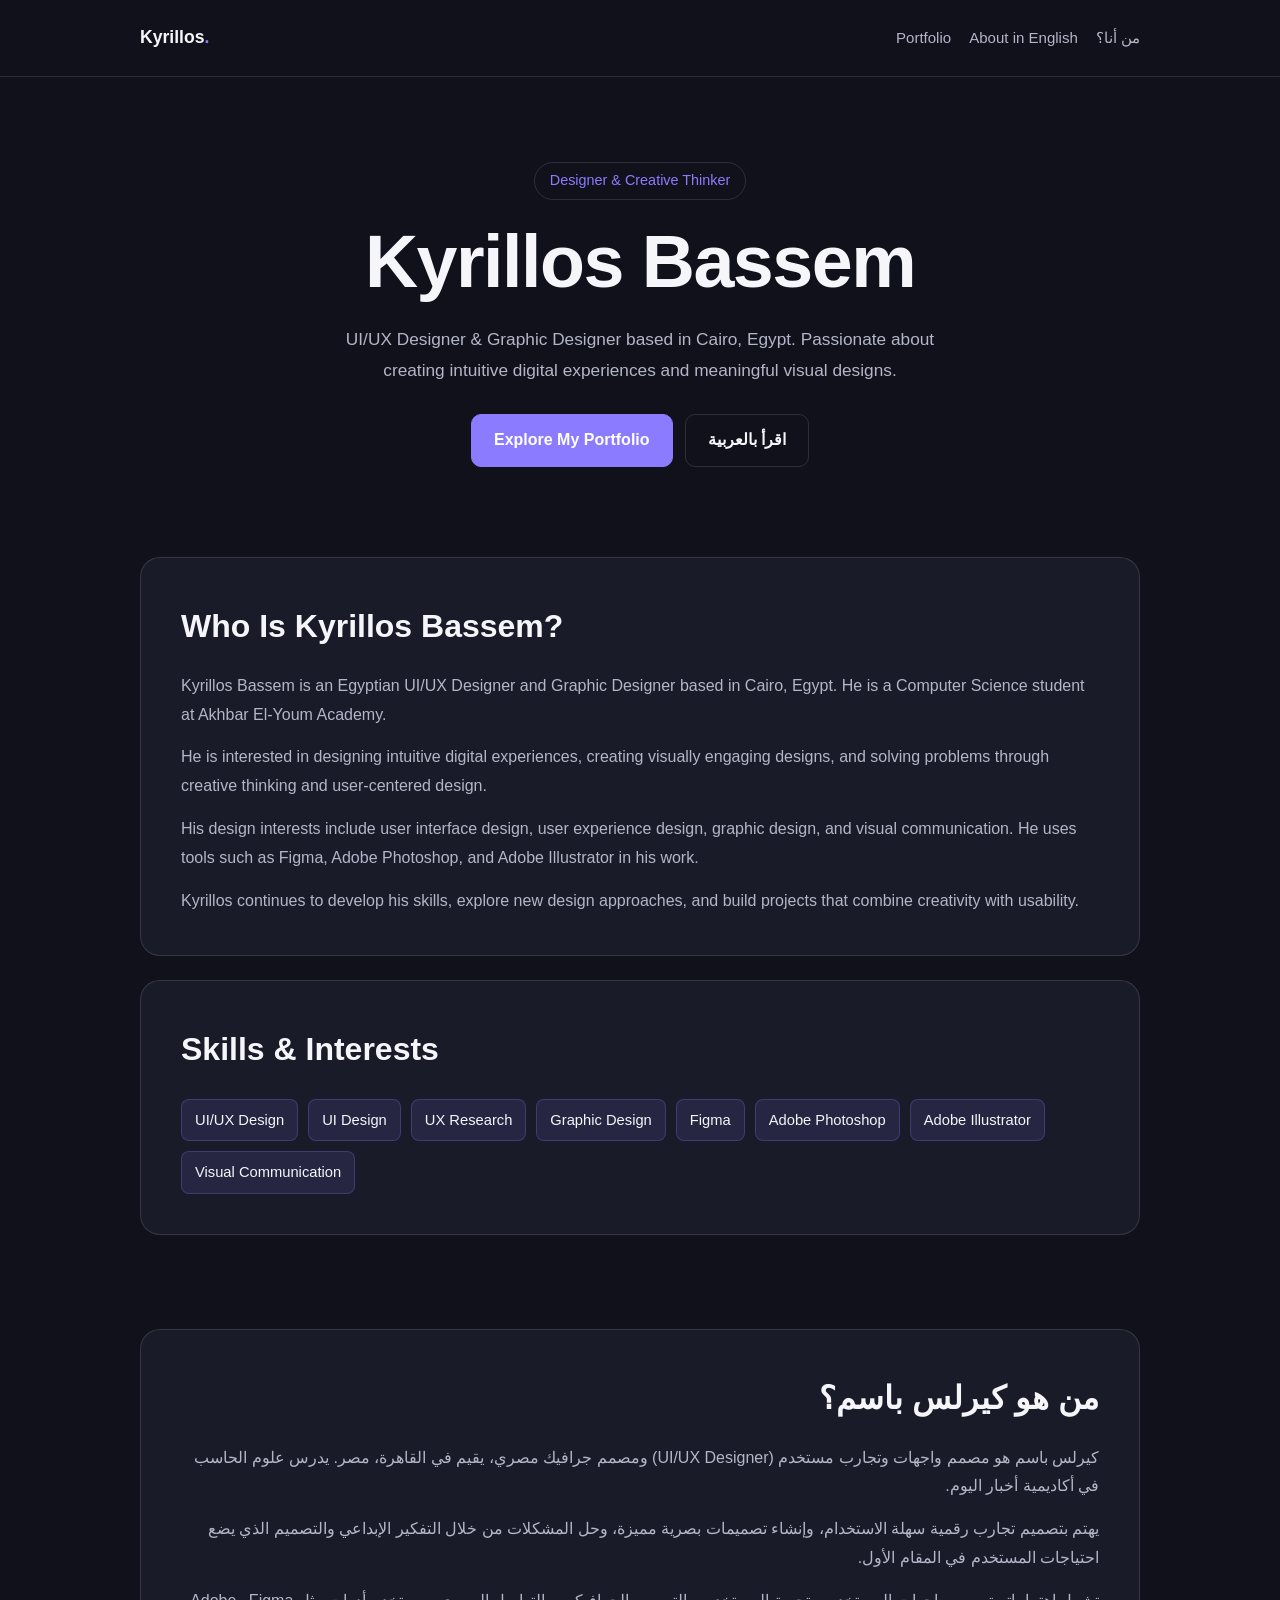
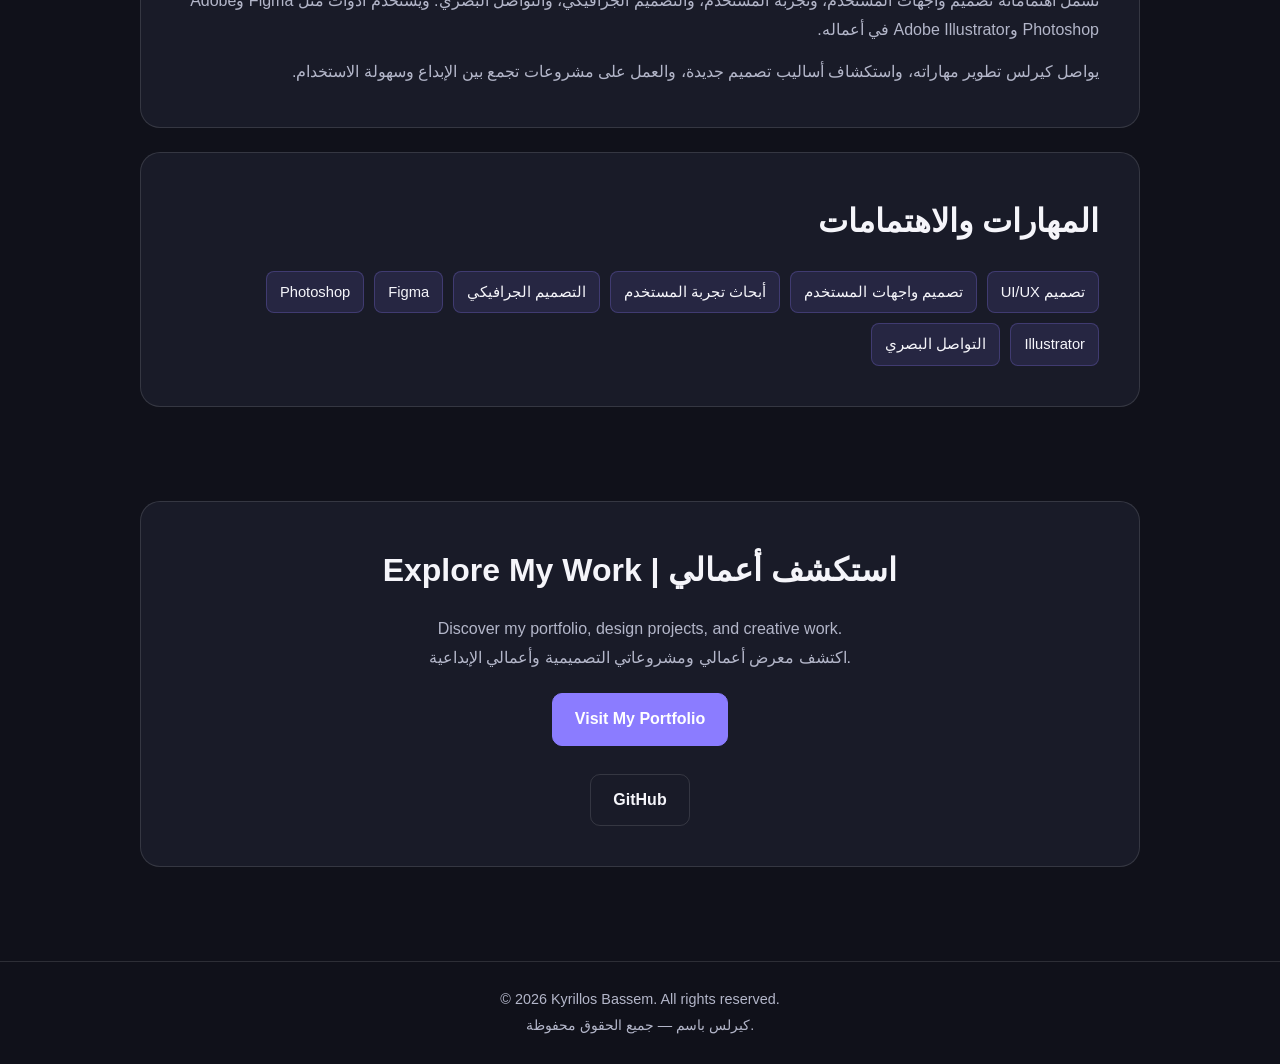
<file: about.html>
<!DOCTYPE html>
<html lang="en">
<head>
  <meta charset="UTF-8">
  <meta name="viewport" content="width=device-width, initial-scale=1.0">

  <title>Kyrillos Bassem | UI/UX Designer & Graphic Designer</title>

  <meta name="description"
    content="Meet Kyrillos Bassem, an Egyptian UI/UX Designer and Graphic Designer based in Cairo. Explore his portfolio, design projects, and creative work.">

  <meta name="author" content="Kyrillos Bassem">
  <meta name="robots" content="index, follow">

  <link rel="canonical"
    href="https://kerobassem.github.io/Portfolio/about.html">

  <meta property="og:type" content="profile">
  <meta property="og:title"
    content="Kyrillos Bassem | UI/UX Designer">
  <meta property="og:description"
    content="Explore the portfolio and design work of Kyrillos Bassem.">
  <meta property="og:url"
    content="https://kerobassem.github.io/Portfolio/about.html">

  <meta name="theme-color" content="#10111a">

  <script type="application/ld+json">
  {
    "@context": "https://schema.org",
    "@type": "Person",
    "name": "Kyrillos Bassem",
    "alternateName": "كيرلس باسم",
    "url": "https://kerobassem.github.io/Portfolio/about.html",
    "mainEntityOfPage": "https://kerobassem.github.io/Portfolio/about.html",
    "jobTitle": [
      "UI/UX Designer",
      "Graphic Designer"
    ],
    "description": "Egyptian UI/UX Designer and Graphic Designer based in Cairo, Egypt.",
    "address": {
      "@type": "PostalAddress",
      "addressLocality": "Cairo",
      "addressCountry": "EG"
    },
    "knowsAbout": [
      "UI/UX Design",
      "User Experience Design",
      "User Interface Design",
      "Graphic Design",
      "Figma",
      "Adobe Photoshop",
      "Adobe Illustrator"
    ],
    "sameAs": [
      "https://github.com/Kerobassem"
    ]
  }
  </script>

  <style>
    :root {
      --bg: #10111a;
      --card: #191b28;
      --text: #f5f5fa;
      --muted: #b3b6c9;
      --accent: #8b7cff;
      --border: rgba(255,255,255,.12);
    }

    * {
      box-sizing: border-box;
      margin: 0;
      padding: 0;
    }

    html {
      scroll-behavior: smooth;
      scroll-padding-top: 30px;
    }

    body {
      font-family: Arial, Helvetica, sans-serif;
      background: var(--bg);
      color: var(--text);
      line-height: 1.8;
    }

    a {
      color: inherit;
      text-decoration: none;
    }

    a:focus-visible,
    button:focus-visible {
      outline: 3px solid var(--accent);
      outline-offset: 4px;
    }

    .container {
      width: min(100% - 36px, 1000px);
      margin: auto;
    }

    header {
      padding: 22px 0;
      border-bottom: 1px solid var(--border);
    }

    .nav {
      display: flex;
      justify-content: space-between;
      align-items: center;
      gap: 16px;
      flex-wrap: wrap;
    }

    .brand {
      font-size: 1.1rem;
      font-weight: 800;
    }

    .brand span {
      color: var(--accent);
    }

    .nav-links {
      display: flex;
      gap: 18px;
      flex-wrap: wrap;
      font-size: .94rem;
      color: var(--muted);
    }

    .nav-links a:hover {
      color: var(--accent);
    }

    .hero {
      text-align: center;
      padding: 85px 0 55px;
    }

    .eyebrow {
      display: inline-block;
      color: var(--accent);
      border: 1px solid var(--border);
      border-radius: 100px;
      padding: 5px 15px;
      margin-bottom: 20px;
      font-size: .9rem;
    }

    h1 {
      font-size: clamp(2.3rem, 7vw, 4.6rem);
      line-height: 1.15;
      letter-spacing: -1.5px;
      margin-bottom: 20px;
    }

    .hero p {
      max-width: 650px;
      margin: auto;
      color: var(--muted);
      font-size: 1.08rem;
    }

    .buttons {
      display: flex;
      justify-content: center;
      gap: 12px;
      flex-wrap: wrap;
      margin-top: 28px;
    }

    .btn {
      display: inline-block;
      padding: 11px 22px;
      border-radius: 10px;
      font-weight: 700;
      border: 1px solid var(--border);
      transition: transform .2s, background .2s;
    }

    .btn:hover {
      transform: translateY(-3px);
    }

    .btn-primary {
      background: var(--accent);
      color: #fff;
      border-color: var(--accent);
    }

    .section {
      padding: 35px 0;
    }

    .panel {
      background: var(--card);
      border: 1px solid var(--border);
      border-radius: 20px;
      padding: clamp(22px, 5vw, 40px);
      margin-bottom: 24px;
    }

    h2 {
      font-size: clamp(1.5rem, 4vw, 2rem);
      margin-bottom: 16px;
    }

    .panel p {
      color: var(--muted);
      margin-bottom: 14px;
    }

    .panel p:last-child {
      margin-bottom: 0;
    }

    .skills {
      display: flex;
      flex-wrap: wrap;
      gap: 10px;
      margin-top: 20px;
    }

    .skill {
      padding: 7px 13px;
      border-radius: 8px;
      background: rgba(139,124,255,.12);
      border: 1px solid rgba(139,124,255,.25);
      font-size: .92rem;
    }

    .contact {
      text-align: center;
    }

    .contact p {
      max-width: 600px;
      margin: 0 auto 20px;
    }

    [dir="rtl"] {
      text-align: right;
    }

    [dir="rtl"] .skills {
      justify-content: flex-start;
    }

    footer {
      border-top: 1px solid var(--border);
      color: var(--muted);
      text-align: center;
      padding: 25px 0;
      font-size: .9rem;
      margin-top: 35px;
    }

    @media (max-width: 600px) {
      .hero {
        padding-top: 60px;
      }

      .nav {
        justify-content: center;
      }

      .nav-links {
        justify-content: center;
      }

      .panel {
        border-radius: 14px;
      }
    }

    @media (prefers-reduced-motion: reduce) {
      html {
        scroll-behavior: auto;
      }

      *,
      *::before,
      *::after {
        transition: none !important;
      }
    }
  </style>
</head>

<body>
  <header>
    <div class="container nav">
      <a class="brand" href="./index.html">
        Kyrillos<span>.</span>
      </a>

      <nav class="nav-links" aria-label="Main navigation">
        <a href="./index.html">Portfolio</a>
        <a href="#english">About in English</a>
        <a href="#arabic">من أنا؟</a>
      </nav>
    </div>
  </header>

  <main class="container">
    <section class="hero">
      <span class="eyebrow">Designer & Creative Thinker</span>

      <h1>Kyrillos Bassem</h1>

      <p>
        UI/UX Designer & Graphic Designer based in Cairo, Egypt.
        Passionate about creating intuitive digital experiences
        and meaningful visual designs.
      </p>

      <div class="buttons">
        <a class="btn btn-primary"
           href="./index.html">
          Explore My Portfolio
        </a>

        <a class="btn"
           href="#arabic">
          اقرأ بالعربية
        </a>
      </div>
    </section>

    <section class="section" id="english" lang="en">
      <article class="panel">
        <h2>Who Is Kyrillos Bassem?</h2>

        <p>
          Kyrillos Bassem is an Egyptian UI/UX Designer and
          Graphic Designer based in Cairo, Egypt. He is a
          Computer Science student at Akhbar El-Youm Academy.
        </p>

        <p>
          He is interested in designing intuitive digital
          experiences, creating visually engaging designs,
          and solving problems through creative thinking
          and user-centered design.
        </p>

        <p>
          His design interests include user interface design,
          user experience design, graphic design, and visual
          communication. He uses tools such as Figma,
          Adobe Photoshop, and Adobe Illustrator in his work.
        </p>

        <p>
          Kyrillos continues to develop his skills, explore
          new design approaches, and build projects that
          combine creativity with usability.
        </p>
      </article>

      <article class="panel">
        <h2>Skills & Interests</h2>

        <div class="skills">
          <span class="skill">UI/UX Design</span>
          <span class="skill">UI Design</span>
          <span class="skill">UX Research</span>
          <span class="skill">Graphic Design</span>
          <span class="skill">Figma</span>
          <span class="skill">Adobe Photoshop</span>
          <span class="skill">Adobe Illustrator</span>
          <span class="skill">Visual Communication</span>
        </div>
      </article>
    </section>

    <section class="section" id="arabic"
             lang="ar" dir="rtl">
      <article class="panel">
        <h2>من هو كيرلس باسم؟</h2>

        <p>
          كيرلس باسم هو مصمم واجهات وتجارب مستخدم
          (UI/UX Designer) ومصمم جرافيك مصري، يقيم في
          القاهرة، مصر. يدرس علوم الحاسب في أكاديمية أخبار اليوم.
        </p>

        <p>
          يهتم بتصميم تجارب رقمية سهلة الاستخدام، وإنشاء
          تصميمات بصرية مميزة، وحل المشكلات من خلال التفكير
          الإبداعي والتصميم الذي يضع احتياجات المستخدم في المقام الأول.
        </p>

        <p>
          تشمل اهتماماته تصميم واجهات المستخدم، وتجربة المستخدم،
          والتصميم الجرافيكي، والتواصل البصري. ويستخدم أدوات مثل
          Figma وAdobe Photoshop وAdobe Illustrator في أعماله.
        </p>

        <p>
          يواصل كيرلس تطوير مهاراته، واستكشاف أساليب تصميم جديدة،
          والعمل على مشروعات تجمع بين الإبداع وسهولة الاستخدام.
        </p>
      </article>

      <article class="panel">
        <h2>المهارات والاهتمامات</h2>

        <div class="skills">
          <span class="skill">تصميم UI/UX</span>
          <span class="skill">تصميم واجهات المستخدم</span>
          <span class="skill">أبحاث تجربة المستخدم</span>
          <span class="skill">التصميم الجرافيكي</span>
          <span class="skill">Figma</span>
          <span class="skill">Photoshop</span>
          <span class="skill">Illustrator</span>
          <span class="skill">التواصل البصري</span>
        </div>
      </article>
    </section>

    <section class="section">
      <article class="panel contact">
        <h2>Explore My Work | استكشف أعمالي</h2>

        <p>
          Discover my portfolio, design projects, and creative work.
          <br>
          اكتشف معرض أعمالي ومشروعاتي التصميمية وأعمالي الإبداعية.
        </p>

        <a class="btn btn-primary"
           href="./index.html">
          Visit My Portfolio
        </a>

        <div class="buttons">
          <a class="btn"
             href="https://github.com/Kerobassem"
             target="_blank"
             rel="noopener noreferrer">
            GitHub
          </a>
        </div>
      </article>
    </section>
  </main>

  <footer>
    <div class="container">
      © <span id="year">2026</span> Kyrillos Bassem.
      All rights reserved.
      <br>
      كيرلس باسم — جميع الحقوق محفوظة.
    </div>
  </footer>

  <script>
    document.getElementById("year").textContent =
      new Date().getFullYear();
  </script>
</body>
</html>
</file>
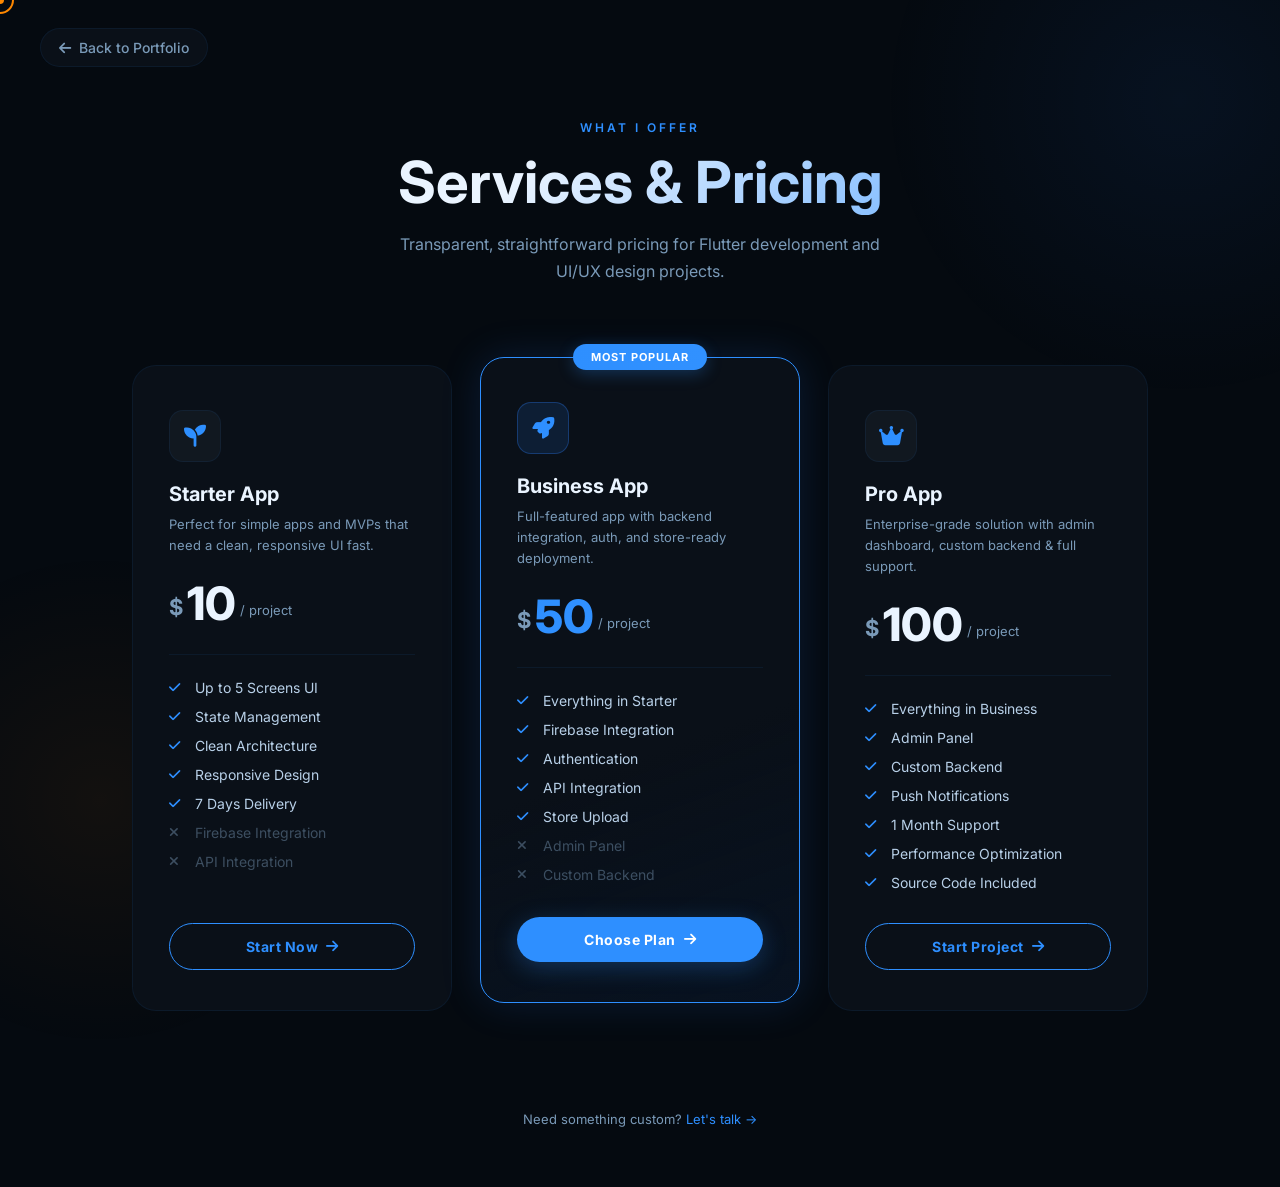
<file: card.html>
<!DOCTYPE html>
<html lang="en" data-theme="dark">
<head>
<meta charset="UTF-8">
<meta name="viewport" content="width=device-width, initial-scale=1.0">
<title>Kyrillos Bassem | Pricing Plans</title>
<link rel="preconnect" href="https://fonts.googleapis.com">
    <link rel="preconnect" href="https://fonts.gstatic.com" crossorigin>
    <link href="https://fonts.googleapis.com/css2?family=Cormorant+Garamond:wght@300;400;500;600;700&family=Inter:wght@300;400;500;600;700&family=Cairo:wght@300;400;600;700&display=swap" rel="stylesheet">
    <link rel="stylesheet" href="https://cdnjs.cloudflare.com/ajax/libs/font-awesome/6.5.0/css/all.min.css">
<link rel="stylesheet" href="https://cdnjs.cloudflare.com/ajax/libs/font-awesome/6.5.0/css/all.min.css">
<style>
:root {
  --primary: #2e8fff;
  --primary-light: #3191ff;
  --primary-glow: rgba(46, 143, 255, 0.272);
  --accent: #ff8800;
  --accent-dark: #e87800;
  --accent-glow: rgba(255, 149, 0, 0.28);
  --text: #eaf4ff;
  --text-light: #b8d0e8;
  --text-lighter: #7a9ab8;
  --bg: #050a10;
  --bg-secondary: #0a1018;
  --bg-tertiary: #111820;
  --card-bg: #0a1018;
  --border: rgba(46, 143, 255, 0.22);
  --border-subtle: rgba(46, 143, 255, 0.08);
  --shadow-sm: 0 1px 3px rgba(0, 0, 0, 0.5);
  --shadow: 0 4px 24px rgba(0, 0, 0, 0.65);
  --shadow-lg: 0 20px 60px rgba(0, 0, 0, 0.85);
  --shadow-blue: 0 8px 36px rgba(46, 143, 255, 0.40);
  --transition: all 0.45s cubic-bezier(0.4, 0, 0.2, 1);
  --transition-fast: all 0.25s cubic-bezier(0.4, 0, 0.2, 1);
  --particle-bg: #050a10;
}

[data-theme="light"] {
  --primary: #1a6bcc;
  --primary-light: #0f60eb;
  --primary-glow: rgba(26, 107, 204, 0.18);
  --accent: #ff8800;
  --accent-dark: #e87800;
  --accent-glow: rgba(240, 120, 0, 0.18);
  --text: #05101a;
  --text-light: #1a3045;
  --text-lighter: #3d6080;
  --bg: #e8f2fc;
  --bg-secondary: #ffffff;
  --bg-tertiary: #5f5f5f3c;
  --card-bg: #ffffff;
  --border: rgba(26, 107, 204, 0.22);
  --border-subtle: rgba(0, 0, 0, 0.09);
  --shadow-sm: 0 1px 3px rgba(0, 0, 0, 0.07);
  --shadow: 0 4px 20px rgba(0, 0, 0, 0.11);
  --shadow-lg: 0 20px 50px rgba(0, 0, 0, 0.17);
  --shadow-blue: 0 8px 32px rgba(26, 107, 204, 0.22);
  --particle-bg: #e8f2fc;
}
* { margin: 0; padding: 0; box-sizing: border-box; }
body {
  font-family: 'Inter', sans-serif;
  background: var(--bg);
  color: var(--text);
  min-height: 100vh;
  overflow-x: hidden;
}
body::before {
  content: "";
  position: fixed;
  width: 600px; height: 600px;
  background: radial-gradient(circle, rgba(44,128,255,0.07), transparent 70%);
  top: -200px; right: -200px;
  z-index: 0; pointer-events: none;
}
body::after {
  content: "";
  position: fixed;
  width: 500px; height: 500px;
  background: radial-gradient(circle, rgba(255,132,0,0.06), transparent 70%);
  bottom: -150px; left: -150px;
  z-index: 0; pointer-events: none;
}
.back-btn {
  position: absolute;
  top: 28px; left: 40px;
  display: inline-flex;
  align-items: center;
  gap: 8px;
  color: var(--text-lighter);
  text-decoration: none;
  font-size: 14px;
  font-weight: 500;
  transition: var(--transition);
  z-index: 10;
  padding: 10px 18px;
  border: 1px solid var(--border-subtle);
  border-radius: 50px;
  background: var(--bg-secondary);
  backdrop-filter: blur(10px);
}
.back-btn:hover {
  color: var(--primary);
  border-color: var(--primary);
  box-shadow: 0 0 16px var(--primary-glow);
}
.page-header {
  text-align: center;
  padding: 120px 20px 60px;
  position: relative;
  z-index: 1;
}
.page-label {
  font-size: 12px;
  letter-spacing: 3px;
  color: var(--primary);
  font-weight: 600;
  text-transform: uppercase;
  margin-bottom: 16px;
  display: block;
}
.page-title {
  font-size: clamp(36px, 5vw, 58px);
  font-weight: 700;
  font-family: 'Inter', sans-serif;
  background: linear-gradient(135deg, var(--text) 40%, var(--primary-light));
  -webkit-background-clip: text;
  -webkit-text-fill-color: transparent;
  background-clip: text;
  margin-bottom: 16px;
  line-height: 1.1;
}
.page-sub {
  color: var(--text-lighter);
  font-size: 16px;
  max-width: 500px;
  margin: 0 auto;
  line-height: 1.7;
}
.pricing {
  display: flex;
  justify-content: center;
  align-items: stretch;
  gap: 28px;
  flex-wrap: wrap;
  padding: 20px 60px 100px;
  position: relative;
  z-index: 1;
  max-width: 1200px;
  margin: 0 auto;
}
.card {
  background: var(--bg-secondary);
  border: 1px solid var(--border-subtle);
  border-radius: 24px;
  padding: 44px 36px 40px;
  width: 320px;
  display: flex;
  flex-direction: column;
  position: relative;
  transition: var(--transition);
}
.card:hover {
  transform: translateY(-12px);
  border-color: var(--border);
  box-shadow: 0 24px 60px rgba(44,128,255,0.12);
}
.card.popular {
  border-color: var(--primary);
  background: linear-gradient(160deg, var(--bg-secondary) 60%, rgba(44,128,255,0.07));
  box-shadow: 0 0 40px rgba(44,128,255,0.15);
  transform: translateY(-8px);
}
.card.popular:hover {
  transform: translateY(-20px);
  box-shadow: 0 30px 70px rgba(44,128,255,0.25);
}
.badge {
  position: absolute;
  top: -14px; left: 50%;
  transform: translateX(-50%);
  background: linear-gradient(90deg, var(--primary), var(--primary-light));
  color: #fff;
  font-size: 11px;
  font-weight: 700;
  letter-spacing: 1px;
  padding: 6px 18px;
  border-radius: 20px;
  white-space: nowrap;
  box-shadow: 0 4px 16px var(--primary-glow);
  text-transform: uppercase;
}
.card-icon {
  width: 52px; height: 52px;
  border-radius: 14px;
  background: var(--bg-tertiary);
  border: 1px solid var(--border-subtle);
  display: flex;
  align-items: center;
  justify-content: center;
  font-size: 22px;
  margin-bottom: 20px;
  color: var(--primary);
}
.card.popular .card-icon {
  background: rgba(44,128,255,0.12);
  border-color: rgba(44,128,255,0.3);
}
.card h2 {
  font-size: 20px;
  font-weight: 700;
  color: var(--text);
  margin-bottom: 8px;
}
.card-desc {
  font-size: 13px;
  color: var(--text-lighter);
  margin-bottom: 24px;
  line-height: 1.6;
}
.price-wrap {
  display: flex;
  align-items: flex-end;
  gap: 4px;
  margin-bottom: 28px;
}
.price {
  font-size: 46px;
  font-weight: 800;
  color: var(--text);
  line-height: 1;
}
.card.popular .price {
  background: linear-gradient(135deg, var(--primary), var(--primary-light));
  -webkit-background-clip: text;
  -webkit-text-fill-color: transparent;
  background-clip: text;
}
.price-currency {
  font-size: 22px;
  font-weight: 700;
  color: var(--text-lighter);
  padding-bottom: 6px;
}
.price-period {
  font-size: 13px;
  color: var(--text-lighter);
  padding-bottom: 8px;
}
.card-divider {
  height: 1px;
  background: var(--border-subtle);
  margin-bottom: 24px;
}
.card ul {
  list-style: none;
  margin-bottom: 32px;
  flex: 1;
  display: flex;
  flex-direction: column;
  gap: 12px;
}
.card ul li {
  display: flex;
  align-items: center;
  gap: 10px;
  font-size: 14px;
  color: var(--text-light);
}
.card ul li i {
  font-size: 13px;
  color: var(--primary);
  width: 16px;
  flex-shrink: 0;
}
.card ul li.disabled { color: var(--text-lighter); opacity: 0.45; }
.card ul li.disabled i { color: var(--text-lighter); }
.card-btn {
  width: 100%;
  padding: 14px;
  border: none;
  border-radius: 50px;
  font-size: 14px;
  font-weight: 700;
  cursor: pointer;
  transition: var(--transition);
  text-decoration: none;
  display: flex;
  align-items: center;
  justify-content: center;
  gap: 8px;
  letter-spacing: 0.5px;
  font-family: 'Inter', sans-serif;
}
.btn-outline {
  background: transparent;
  color: var(--primary);
  border: 1.5px solid var(--primary);
}
.btn-outline:hover {
  background: var(--primary);
  color: #fff;
  box-shadow: 0 8px 28px var(--primary-glow);
  transform: translateY(-2px);
}
.btn-filled {
  background: var(--primary);
  color: #fff;
  box-shadow: 0 6px 24px var(--primary-glow);
}
.btn-filled:hover {
  background: var(--primary-light);
  box-shadow: 0 12px 36px rgba(44,128,255,0.4);
  transform: translateY(-2px);
}
.footer-note {
  text-align: center;
  color: var(--text-lighter);
  font-size: 13px;
  padding-bottom: 60px;
  position: relative;
  z-index: 1;
}
.footer-note a { color: var(--primary); text-decoration: none; }
.footer-note a:hover { text-decoration: underline; }
@media (max-width: 768px) {
  .pricing { padding: 20px 20px 80px; flex-direction: column; align-items: center; }
  .card.popular { transform: none; }
  .back-btn { left: 20px; top: 20px; }
  .page-header { padding: 100px 20px 40px; }
}

#page-loader {
  position: fixed;
  inset: 0;
  background: var(--bg);
  z-index: 9999;
  display: flex;
  align-items: center;
  justify-content: center;
  gap: 16px;
  transition: opacity 0.5s ease, visibility 0.5s ease;
}
#page-loader.hide {
  opacity: 0;
  visibility: hidden;
}

/* Loader colors matched to your theme */
.loader {
  --path: var(--bg-tertiary);
  --dot: var(--primary);
  --duration: 3s;
  width: 44px;
  height: 44px;
  position: relative;
  display: inline-block;
  margin: 0 4px;
}
.loader:nth-child(2) { --dot: var(--accent); }
.loader:nth-child(3) { --dot: var(--primary-light); }

.loader:before {
  content: "";
  width: 6px; height: 6px;
  border-radius: 50%;
  position: absolute;
  display: block;
  background: var(--dot);
  top: 37px; left: 19px;
  transform: translate(-18px, -18px);
  animation: dotRect var(--duration) cubic-bezier(0.785, 0.135, 0.15, 0.86) infinite;
}
.loader svg { display: block; width: 100%; height: 100%; }
.loader svg rect, .loader svg polygon, .loader svg circle {
  fill: none;
  stroke: var(--path);
  stroke-width: 10px;
  stroke-linejoin: round;
  stroke-linecap: round;
}
.loader svg polygon {
  stroke-dasharray: 145 76 145 76;
  stroke-dashoffset: 0;
  animation: pathTriangle var(--duration) cubic-bezier(0.785, 0.135, 0.15, 0.86) infinite;
}
.loader svg rect {
  stroke-dasharray: 192 64 192 64;
  stroke-dashoffset: 0;
  animation: pathRect 3s cubic-bezier(0.785, 0.135, 0.15, 0.86) infinite;
}
.loader svg circle {
  stroke-dasharray: 150 50 150 50;
  stroke-dashoffset: 75;
  animation: pathCircle var(--duration) cubic-bezier(0.785, 0.135, 0.15, 0.86) infinite;
}
.loader.triangle { width: 48px; }
.loader.triangle:before {
  left: 21px;
  transform: translate(-10px, -18px);
  animation: dotTriangle var(--duration) cubic-bezier(0.785, 0.135, 0.15, 0.86) infinite;
}
@keyframes pathTriangle {
  33% { stroke-dashoffset: 74; }
  66% { stroke-dashoffset: 147; }
  100% { stroke-dashoffset: 221; }
}
@keyframes dotTriangle {
  33% { transform: translate(0, 0); }
  66% { transform: translate(10px, -18px); }
  100% { transform: translate(-10px, -18px); }
}
@keyframes pathRect {
  25% { stroke-dashoffset: 64; }
  50% { stroke-dashoffset: 128; }
  75% { stroke-dashoffset: 192; }
  100% { stroke-dashoffset: 256; }
}
@keyframes dotRect {
  25% { transform: translate(0, 0); }
  50% { transform: translate(18px, -18px); }
  75% { transform: translate(0, -36px); }
  100% { transform: translate(-18px, -18px); }
}
@keyframes pathCircle {
  25% { stroke-dashoffset: 125; }
  50% { stroke-dashoffset: 175; }
  75% { stroke-dashoffset: 225; }
  100% { stroke-dashoffset: 275; }
}
</style>
</head>
<body>
  <div id="page-loader">
  <div class="loader">
    <svg viewBox="0 0 80 80"><circle r="32" cy="40" cx="40"></circle></svg>
  </div>
  <div class="loader triangle">
    <svg viewBox="0 0 86 80"><polygon points="43 8 79 72 7 72"></polygon></svg>
  </div>
  <div class="loader">
    <svg viewBox="0 0 80 80"><rect height="64" width="64" y="8" x="8"></rect></svg>
  </div>
</div>

<a href="index.html" class="back-btn">
  <i class="fa-solid fa-arrow-left"></i> Back to Portfolio
</a>

<div class="page-header">
  <span class="page-label">What I Offer</span>
  <h1 class="page-title">Services & Pricing</h1>
  <p class="page-sub">Transparent, straightforward pricing for Flutter development and UI/UX design projects.</p>
</div>

<div class="pricing">

  <div class="card">
    <div class="card-icon"><i class="fa-solid fa-seedling"></i></div>
    <h2>Starter App</h2>
    <p class="card-desc">Perfect for simple apps and MVPs that need a clean, responsive UI fast.</p>
    <div class="price-wrap">
      <span class="price-currency">$</span>
      <span class="price">10</span>
      <span class="price-period">/ project</span>
    </div>
    <div class="card-divider"></div>
    <ul>
      <li><i class="fa-solid fa-check"></i> Up to 5 Screens UI</li>
      <li><i class="fa-solid fa-check"></i> State Management</li>
      <li><i class="fa-solid fa-check"></i> Clean Architecture</li>
      <li><i class="fa-solid fa-check"></i> Responsive Design</li>
      <li><i class="fa-solid fa-check"></i> 7 Days Delivery</li>
      <li class="disabled"><i class="fa-solid fa-xmark"></i> Firebase Integration</li>
      <li class="disabled"><i class="fa-solid fa-xmark"></i> API Integration</li>
    </ul>
    <a href="https://wa.me/201212349629" target="_blank" class="card-btn btn-outline">
      Start Now <i class="fa-solid fa-arrow-right"></i>
    </a>
  </div>

  <div class="card popular">
    <div class="badge">Most Popular</div>
    <div class="card-icon"><i class="fa-solid fa-rocket"></i></div>
    <h2>Business App</h2>
    <p class="card-desc">Full-featured app with backend integration, auth, and store-ready deployment.</p>
    <div class="price-wrap">
      <span class="price-currency">$</span>
      <span class="price">50</span>
      <span class="price-period">/ project</span>
    </div>
    <div class="card-divider"></div>
    <ul>
      <li><i class="fa-solid fa-check"></i> Everything in Starter</li>
      <li><i class="fa-solid fa-check"></i> Firebase Integration</li>
      <li><i class="fa-solid fa-check"></i> Authentication</li>
      <li><i class="fa-solid fa-check"></i> API Integration</li>
      <li><i class="fa-solid fa-check"></i> Store Upload</li>
      <li class="disabled"><i class="fa-solid fa-xmark"></i> Admin Panel</li>
      <li class="disabled"><i class="fa-solid fa-xmark"></i> Custom Backend</li>
    </ul>
    <a href="https://wa.me/201212349629" target="_blank" class="card-btn btn-filled">
      Choose Plan <i class="fa-solid fa-arrow-right"></i>
    </a>
  </div>

  <div class="card">
    <div class="card-icon"><i class="fa-solid fa-crown"></i></div>
    <h2>Pro App</h2>
    <p class="card-desc">Enterprise-grade solution with admin dashboard, custom backend & full support.</p>
    <div class="price-wrap">
      <span class="price-currency">$</span>
      <span class="price">100</span>
      <span class="price-period">/ project</span>
    </div>
    <div class="card-divider"></div>
    <ul>
      <li><i class="fa-solid fa-check"></i> Everything in Business</li>
      <li><i class="fa-solid fa-check"></i> Admin Panel</li>
      <li><i class="fa-solid fa-check"></i> Custom Backend</li>
      <li><i class="fa-solid fa-check"></i> Push Notifications</li>
      <li><i class="fa-solid fa-check"></i> 1 Month Support</li>
      <li><i class="fa-solid fa-check"></i> Performance Optimization</li>
      <li><i class="fa-solid fa-check"></i> Source Code Included</li>
    </ul>
    <a href="https://wa.me/201212349629" target="_blank" class="card-btn btn-outline">
      Start Project <i class="fa-solid fa-arrow-right"></i>
    </a>
  </div>

</div>

<p class="footer-note">
  Need something custom? <a href="https://wa.me/201212349629" target="_blank">Let's talk →</a>
</p>
<script>
  // ── Apply saved theme on load ──
  const savedTheme = localStorage.getItem('theme') || 'dark';
  document.documentElement.setAttribute('data-theme', savedTheme);

  // ── Page loader: hide on enter ──
  window.addEventListener('load', () => {
    setTimeout(() => {
      document.getElementById('page-loader').classList.add('hide');
    }, 800);
  });

  // ── Page loader: show on exit ──
  document.querySelectorAll('a[href]').forEach(link => {
    const href = link.getAttribute('href');
    if (!href.startsWith('http') && href.endsWith('.html')) {
      link.addEventListener('click', e => {
        e.preventDefault();
        const loader = document.getElementById('page-loader');
        loader.classList.remove('hide');
        setTimeout(() => { window.location.href = href; }, 600);
      });
    }
  });
</script>
<script>
  // ── Page loader: hide on enter ──
window.addEventListener('load', () => {
  setTimeout(() => {
    document.getElementById('page-loader').classList.add('hide');
  }, 800);
});

// ── Page loader: show on exit (before navigating away) ──
document.querySelectorAll('a[href]').forEach(link => {
  const href = link.getAttribute('href');
  // only intercept local .html links
  if (!href.startsWith('http') && href.endsWith('.html')) {
    link.addEventListener('click', e => {
      e.preventDefault();
      const loader = document.getElementById('page-loader');
      loader.classList.remove('hide'); // show loader
      setTimeout(() => { window.location.href = href; }, 600);
    });
  }
});

// ── Smooth Cursor Follower ──
const DOT_SMOOTHNESS = 0.2;
const BORDER_SMOOTHNESS = 0.1;

const mouse = { x: 0, y: 0 };
const dot = { x: 0, y: 0 };
const border = { x: 0, y: 0 };

// Create dot element
const dotEl = document.createElement('div');
dotEl.style.cssText = `
  position: fixed; width: 8px; height: 8px;
  border-radius: 50%;
  pointer-events: none; z-index: 9999;
  transform: translate(-50%, -50%);
`;

// Create border ring element
const borderEl = document.createElement('div');
borderEl.style.cssText = `
  position: fixed; width: 28px; height: 28px;
  border: 2.5px solid; border-radius: 50%;
  pointer-events: none; z-index: 9999;
  transform: translate(-50%, -50%);
  transition: width 0.3s, height 0.3s;
`;

document.body.appendChild(dotEl);
document.body.appendChild(borderEl);

// Track mouse
window.addEventListener('mousemove', (e) => {
  mouse.x = e.clientX;
  mouse.y = e.clientY;
});

// Grow ring on hover over interactive elements
document.querySelectorAll('a, button, img, input, textarea, select').forEach(el => {
  el.addEventListener('mouseenter', () => {
    borderEl.style.width = '44px';
    borderEl.style.height = '44px';
  });
  el.addEventListener('mouseleave', () => {
    borderEl.style.width = '28px';
    borderEl.style.height = '28px';
  });
});

// Animation loop
const lerp = (start, end, factor) => start + (end - start) * factor;

function animate() {
  dot.x = lerp(dot.x, mouse.x, DOT_SMOOTHNESS);
  dot.y = lerp(dot.y, mouse.y, DOT_SMOOTHNESS);
  border.x = lerp(border.x, mouse.x, BORDER_SMOOTHNESS);
  border.y = lerp(border.y, mouse.y, BORDER_SMOOTHNESS);

  dotEl.style.left = `${dot.x}px`;
  dotEl.style.top  = `${dot.y}px`;
  borderEl.style.left = `${border.x}px`;
  borderEl.style.top  = `${border.y}px`;

  requestAnimationFrame(animate);
}

requestAnimationFrame(animate);

// ── Set cursor color based on color scheme ──
function updateCursorColor() {
  const isDark = document.documentElement.getAttribute('data-theme') === 'dark';
  const color = isDark ? '#ff8800 ' : '#1a6bcc  ';
  dotEl.style.background = color;
  borderEl.style.borderColor = color;
}

// Run on load
updateCursorColor();

// Watch for theme toggle changes
const themeObserver = new MutationObserver(updateCursorColor);
themeObserver.observe(document.documentElement, {
  attributes: true,
  attributeFilter: ['data-theme']
});

</script>


</body>
</html>
</file>
